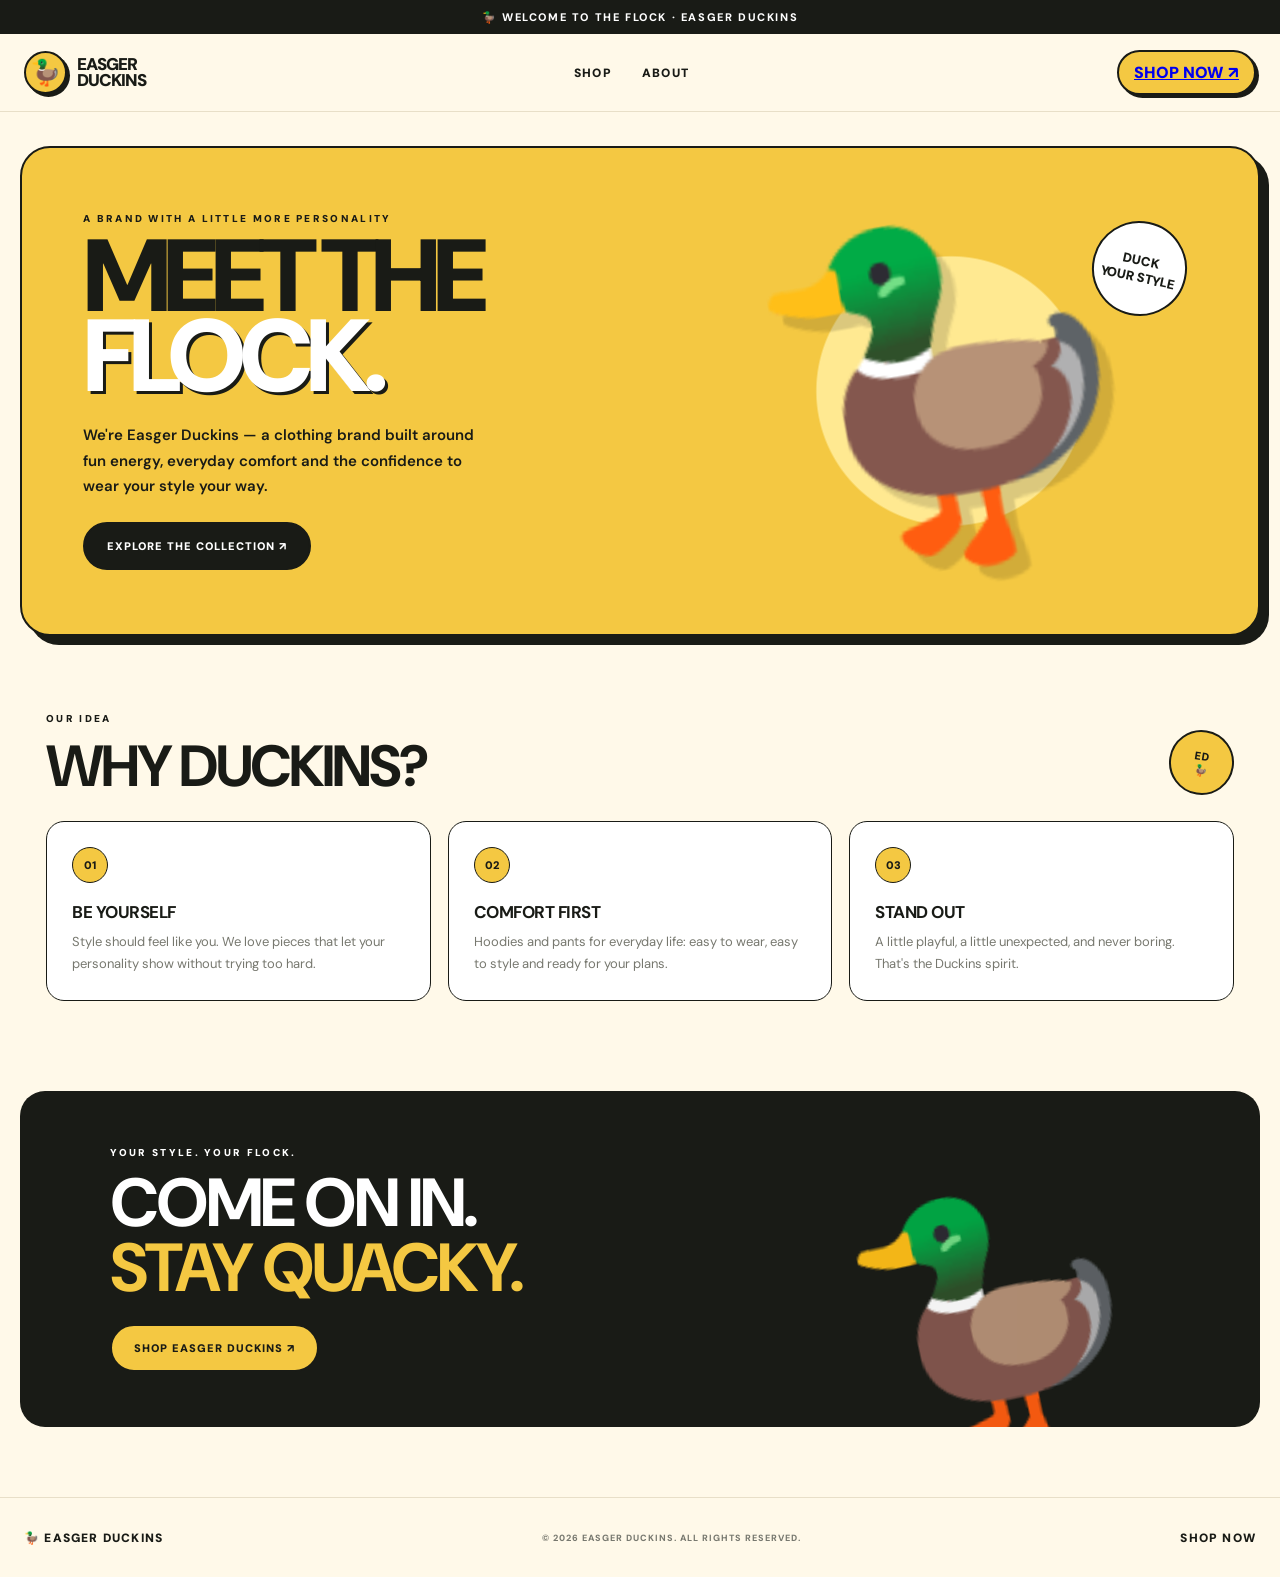
<file: about.html>
<!DOCTYPE html>
<html lang="en">
<head>
  <meta charset="UTF-8">
  <meta name="viewport" content="width=device-width, initial-scale=1.0">
  <meta name="theme-color" content="#f4c842">
  <title>About Us | Easger Duckins</title>
  <link rel="stylesheet" href="style.css">
</head>
<body>
  <div class="announcement">🦆 WELCOME TO THE FLOCK · EASGER DUCKINS</div>
  <header class="site-header">
    <a class="brand" href="index.html"><span class="brand-duck">🦆</span><span class="brand-name">EASGER<br>DUCKINS</span></a>
    <nav class="main-nav"><a href="index.html#shop">SHOP</a><a href="about.html">ABOUT</a></nav>
    <a class="cart-button" href="index.html#shop">SHOP NOW ↗</a>
  </header>

  <main>
    <section class="hero about-hero">
      <div class="hero-content">
        <p class="eyebrow">A BRAND WITH A LITTLE MORE PERSONALITY</p>
        <h1>MEET THE<br><span>FLOCK.</span></h1>
        <p class="hero-description">We're Easger Duckins — a clothing brand built around fun energy, everyday comfort and the confidence to wear your style your way.</p>
        <a class="button button-dark" href="index.html#shop">EXPLORE THE COLLECTION ↗</a>
      </div>
      <div class="hero-visual"><span class="hero-duck">🦆</span><span class="hero-sticker">DUCK<br>YOUR STYLE</span></div>
    </section>

    <section class="shop-section story-section">
      <div class="section-heading"><div><p class="eyebrow">OUR IDEA</p><h2>WHY DUCKINS?</h2></div><span class="duck-stamp">ED<br>🦆</span></div>
      <div class="story-grid">
        <article class="story-card"><span>01</span><h3>BE YOURSELF</h3><p>Style should feel like you. We love pieces that let your personality show without trying too hard.</p></article>
        <article class="story-card"><span>02</span><h3>COMFORT FIRST</h3><p>Hoodies and pants for everyday life: easy to wear, easy to style and ready for your plans.</p></article>
        <article class="story-card"><span>03</span><h3>STAND OUT</h3><p>A little playful, a little unexpected, and never boring. That's the Duckins spirit.</p></article>
      </div>
    </section>

    <section class="big-message about-message">
      <p class="eyebrow">YOUR STYLE. YOUR FLOCK.</p>
      <h2>COME ON IN.<br><span>STAY QUACKY.</span></h2>
      <a href="index.html#shop" class="button button-yellow">SHOP EASGER DUCKINS ↗</a>
      <div class="message-duck">🦆</div>
    </section>
  </main>

  <footer class="site-footer"><a class="footer-brand" href="index.html">🦆 EASGER DUCKINS</a><span>© 2026 EASGER DUCKINS. ALL RIGHTS RESERVED.</span><a href="index.html#shop">SHOP NOW</a></footer>
</body>
</html>
</file>
<file: style.css>
@import url('https://fonts.googleapis.com/css2?family=DM+Sans:wght@400;500;600;700;800;900&display=swap');

:root {
  --yellow: #f4c842;
  --yellow-light: #ffe991;
  --ink: #191b16;
  --cream: #fff9e9;
  --orange: #ee7838;
  --muted: #77786f;
  --line: #e8dfc8;
  --white: #fff;
}
* { box-sizing: border-box; }
html { scroll-behavior: smooth; }
body { margin: 0; background: var(--cream); color: var(--ink); font-family: 'DM Sans', Arial, sans-serif; }
button, input, textarea, select { font: inherit; }
button, a { -webkit-tap-highlight-color: transparent; }
button { cursor: pointer; }
.announcement { background: var(--ink); color: white; text-align: center; padding: 10px 12px; font-size: 11px; font-weight: 800; letter-spacing: 1.6px; }
.site-header { height: 78px; padding: 0 max(24px, calc((100% - 1240px)/2)); display: flex; align-items: center; justify-content: space-between; gap: 20px; position: sticky; top: 0; z-index: 10; background: rgba(255,249,233,.95); border-bottom: 1px solid var(--line); backdrop-filter: blur(12px); }
.brand { display: flex; align-items: center; gap: 10px; text-decoration: none; color: var(--ink); }
.brand-duck { width: 43px; height: 43px; border-radius: 50%; display: grid; place-items: center; background: var(--yellow); border: 2px solid var(--ink); font-size: 25px; box-shadow: 3px 3px 0 var(--ink); }
.brand-name { font-size: 17px; font-weight: 1000; letter-spacing: -1px; line-height: .9; }
.main-nav { display: flex; gap: 30px; }
.main-nav a, .site-footer a { text-decoration: none; color: var(--ink); font-size: 12px; font-weight: 900; letter-spacing: 1.2px; }
.main-nav a:hover, .site-footer a:hover { color: var(--orange); }
.cart-button { display: flex; align-items: center; gap: 10px; padding: 10px 15px; border: 2px solid var(--ink); border-radius: 99px; background: var(--yellow); font-weight: 900; box-shadow: 3px 3px 0 var(--ink); }
.cart-count { display: grid; place-items: center; min-width: 23px; height: 23px; border-radius: 50%; background: var(--ink); color: white; font-size: 11px; }
.hero { max-width: 1240px; min-height: 490px; margin: 34px auto 76px; padding: 0 26px; display: grid; grid-template-columns: 1.05fr .95fr; background: var(--yellow); border: 2px solid var(--ink); border-radius: 30px; overflow: hidden; box-shadow: 9px 9px 0 var(--ink); position: relative; }
.hero-content { align-self: center; padding: 54px 35px; z-index: 1; }
.eyebrow { margin: 0 0 12px; font-size: 10px; font-weight: 900; letter-spacing: 2.3px; }
.hero h1 { margin: 0; font-size: clamp(64px, 8vw, 105px); line-height: .78; letter-spacing: -8px; font-weight: 1000; }
.hero h1 span { color: white; text-shadow: 3px 3px 0 var(--ink); }
.hero-description { max-width: 410px; margin: 26px 0 22px; font-size: 15px; line-height: 1.7; font-weight: 600; }
.button { display: inline-flex; align-items: center; justify-content: center; min-height: 48px; padding: 0 22px; border: 2px solid var(--ink); border-radius: 99px; text-decoration: none; font-size: 11px; font-weight: 900; letter-spacing: 1px; transition: transform .2s; }
.button:hover { transform: translateY(-3px); }
.button-dark { color: white; background: var(--ink); }
.hero-visual { min-height: 420px; display: grid; place-items: center; position: relative; background: radial-gradient(circle, var(--yellow-light) 0 36%, transparent 36.5%); }
.hero-duck { font-size: clamp(190px, 27vw, 315px); filter: drop-shadow(12px 16px 0 rgba(0,0,0,.14)); transform: rotate(-10deg); }
.hero-sticker { position: absolute; top: 15%; right: 8%; width: 95px; height: 95px; display: grid; place-content: center; border: 2px solid var(--ink); border-radius: 50%; background: white; text-align: center; font-size: 13px; font-weight: 1000; transform: rotate(12deg); z-index: 1; }
.hero-star { position: absolute; font-size: 48px; }
.star-one { left: 12%; top: 19%; }.star-two { right: 14%; bottom: 15%; }
.shop-section { max-width: 1240px; margin: auto; padding: 0 26px 90px; }
.section-heading { display: flex; align-items: end; justify-content: space-between; margin-bottom: 26px; }
.section-heading h2 { margin: 0; font-size: clamp(38px, 5vw, 58px); letter-spacing: -3px; line-height: 1; }
.muted { color: var(--muted); font-size: 13px; }
.duck-stamp { display: grid; place-content: center; width: 65px; height: 65px; border: 2px solid var(--ink); border-radius: 50%; background: var(--yellow); text-align: center; font-size: 11px; font-weight: 1000; transform: rotate(9deg); }
.category-tabs { display: flex; flex-wrap: wrap; gap: 9px; margin-bottom: 25px; }
.category-tab { padding: 11px 21px; border: 1.5px solid var(--ink); border-radius: 99px; background: transparent; font-size: 11px; font-weight: 900; letter-spacing: 1px; }
.category-tab.active, .category-tab:hover { background: var(--ink); color: white; }
.product-grid { display: grid; grid-template-columns: repeat(4, minmax(0, 1fr)); gap: 19px; }
.product-card { min-width: 0; overflow: hidden; border: 1.5px solid var(--ink); border-radius: 19px; background: white; transition: transform .2s, box-shadow .2s; }
.product-card:hover { transform: translateY(-5px); box-shadow: 5px 6px 0 var(--ink); }
.product-art { height: 220px; display: grid; place-items: center; position: relative; overflow: hidden; background: var(--art, var(--yellow-light)); }
.product-art::before { content: ''; position: absolute; width: 160px; height: 160px; border: 2px dashed rgba(25,27,22,.23); border-radius: 50%; }
.product-emoji { z-index: 1; font-size: 105px; filter: drop-shadow(5px 8px 0 rgba(0,0,0,.12)); }
.product-tag { position: absolute; top: 12px; left: 12px; z-index: 2; padding: 7px 10px; border-radius: 99px; background: var(--orange); color: white; font-size: 9px; font-weight: 1000; letter-spacing: .8px; }
.product-info { padding: 15px; }
.product-info h3 { min-height: 38px; margin: 0 0 5px; font-size: 15px; }
.product-category { margin-bottom: 10px; color: var(--muted); font-size: 10px; font-weight: 800; letter-spacing: 1px; }
.product-price { font-size: 17px; font-weight: 1000; }
.old-price { margin-left: 7px; color: #999; font-size: 12px; text-decoration: line-through; }
.add-button { width: 100%; margin-top: 13px; padding: 11px; border: 1.5px solid var(--ink); border-radius: 10px; background: var(--yellow); font-size: 10px; font-weight: 1000; letter-spacing: .8px; }
.add-button:hover { background: var(--ink); color: white; }
.big-message { max-width: 1240px; min-height: 300px; margin: 0 auto 70px; padding: 55px 7%; overflow: hidden; position: relative; border-radius: 25px; background: var(--ink); color: white; }
.big-message h2 { margin: 0 0 24px; font-size: clamp(38px, 6vw, 68px); line-height: .95; letter-spacing: -3px; }
.big-message h2 span { color: var(--yellow); }
.button-yellow { color: var(--ink); background: var(--yellow); }
.message-duck { position: absolute; right: 9%; bottom: -50px; font-size: 240px; transform: rotate(-12deg); opacity: .95; }
.site-footer { min-height: 80px; padding: 22px max(24px, calc((100% - 1240px)/2)); display: flex; align-items: center; justify-content: space-between; gap: 18px; border-top: 1px solid var(--line); color: var(--muted); font-size: 9px; font-weight: 800; letter-spacing: 1px; }
.footer-brand { color: var(--ink) !important; font-size: 12px !important; }
.drawer-backdrop { position: fixed; inset: 0; z-index: 19; background: rgba(0,0,0,.48); opacity: 0; pointer-events: none; transition: opacity .25s; }
.drawer-backdrop.visible { opacity: 1; pointer-events: auto; }
.cart-drawer { position: fixed; z-index: 20; top: 0; right: 0; width: min(490px, 100%); height: 100dvh; display: flex; flex-direction: column; background: var(--cream); box-shadow: -8px 0 35px rgba(0,0,0,.16); transform: translateX(105%); transition: transform .28s ease; }
.cart-drawer.open { transform: translateX(0); }
.drawer-header { display: flex; align-items: center; justify-content: space-between; padding: 21px 22px; border-bottom: 1px solid var(--line); }
.drawer-header .eyebrow { margin-bottom: 4px; }.drawer-header h2 { margin: 0; font-size: 22px; letter-spacing: -1px; }
.close-cart { width: 38px; height: 38px; border: 1px solid var(--ink); border-radius: 50%; background: transparent; font-size: 25px; }
.cart-items { flex: 1; overflow: auto; padding: 8px 22px; }
.empty-cart { padding: 45px 10px; text-align: center; color: var(--muted); font-size: 13px; line-height: 1.7; }.empty-cart span { font-size: 55px; }
.cart-line { display: grid; grid-template-columns: 1fr auto; gap: 8px; padding: 16px 0; border-bottom: 1px solid var(--line); }
.cart-line h3 { margin: 0 0 5px; font-size: 14px; }.cart-line-price { font-size: 12px; font-weight: 900; }
.cart-line-controls { display: flex; flex-wrap: wrap; gap: 7px; margin-top: 10px; }
.cart-line select { min-width: 105px; max-width: 145px; padding: 8px 7px; border: 1px solid var(--line); border-radius: 8px; background: white; font-size: 11px; }
.remove-item { align-self: start; border: 0; background: none; color: #bd4c30; font-size: 11px; font-weight: 900; }
.checkout-area { max-height: 57%; overflow: auto; padding: 16px 22px 22px; border-top: 1px solid var(--line); }
.subtotal { display: flex; justify-content: space-between; margin-bottom: 15px; font-size: 13px; font-weight: 900; }.subtotal strong { font-size: 19px; }
.form-title { margin: 0 0 11px; font-size: 11px; font-weight: 1000; letter-spacing: 1.3px; }
#order-form label { display: block; margin: 9px 0 5px; font-size: 10px; font-weight: 900; }
#order-form input:not([type=hidden]), #order-form textarea { width: 100%; padding: 11px 12px; border: 1px solid var(--line); border-radius: 9px; background: white; outline: none; font-size: 12px; }
#order-form input:focus, #order-form textarea:focus { border-color: var(--ink); }
#order-form textarea { min-height: 62px; resize: vertical; }
.submit-order { width: 100%; margin-top: 13px; padding: 14px; border: 0; border-radius: 10px; background: var(--ink); color: white; font-size: 11px; font-weight: 1000; letter-spacing: 1px; }
.submit-order:disabled { opacity: .6; cursor: wait; }
.form-note, .form-status { color: var(--muted); font-size: 10px; line-height: 1.5; }.form-status { font-weight: 800; }
.toast { position: fixed; z-index: 30; bottom: 20px; left: 50%; max-width: calc(100% - 30px); padding: 12px 18px; border-radius: 99px; background: var(--ink); color: white; font-size: 12px; font-weight: 800; opacity: 0; pointer-events: none; transform: translate(-50%, 15px); transition: .2s; }.toast.show { opacity: 1; transform: translate(-50%, 0); }

@media (max-width: 900px) { .hero { margin-left: 20px; margin-right: 20px; }.product-grid { grid-template-columns: repeat(2, minmax(0, 1fr)); }.message-duck { right: 1%; opacity: .35; } }
@media (max-width: 600px) {
  .announcement { font-size: 9px; letter-spacing: .8px; }.site-header { height: 68px; padding: 0 15px; }.brand-duck { width: 37px; height: 37px; font-size: 21px; }.brand-name { font-size: 14px; }.main-nav { display: none; }.cart-button { padding: 8px 11px; font-size: 11px; }
  .hero { display: flex; flex-direction: column; margin: 20px 14px 58px; padding: 0; min-height: auto; border-radius: 22px; }.hero-content { padding: 34px 24px 5px; }.hero h1 { font-size: 69px; letter-spacing: -5px; }.hero-description { margin: 19px 0; font-size: 13px; }.hero-visual { min-height: 220px; }.hero-duck { font-size: 190px; }.hero-sticker { width: 75px; height: 75px; font-size: 11px; }.hero-star { font-size: 30px; }
  .shop-section { padding: 0 14px 60px; }.section-heading h2 { font-size: 42px; }.muted { font-size: 11px; }.duck-stamp { width: 53px; height: 53px; }.category-tabs { gap: 6px; }.category-tab { padding: 10px 14px; font-size: 10px; }.product-grid { gap: 11px; }.product-art { height: 155px; }.product-emoji { font-size: 78px; }.product-art::before { width: 120px; height: 120px; }.product-info { padding: 11px; }.product-info h3 { min-height: 34px; font-size: 12px; }.product-price { font-size: 14px; }.add-button { padding: 10px 5px; font-size: 9px; }
  .big-message { margin: 0 14px 45px; min-height: 270px; padding: 40px 25px; }.big-message h2 { font-size: 43px; }.message-duck { right: -25px; bottom: -50px; font-size: 180px; opacity: .25; }.site-footer { padding: 20px 15px; flex-wrap: wrap; font-size: 8px; }
  .checkout-area { max-height: 62%; }
}

/* About page */
.about-hero { margin-top: 34px; }
.story-grid { display: grid; grid-template-columns: repeat(3, 1fr); gap: 17px; }
.story-card { padding: 25px; border: 1.5px solid var(--ink); border-radius: 18px; background: white; }
.story-card > span { display: inline-grid; place-items: center; width: 36px; height: 36px; border-radius: 50%; background: var(--yellow); border: 1.5px solid var(--ink); font-size: 11px; font-weight: 1000; }
.story-card h3 { margin: 18px 0 8px; font-size: 17px; letter-spacing: -.5px; }
.story-card p { margin: 0; color: var(--muted); font-size: 13px; line-height: 1.7; }
.about-message { margin-top: 0; }
@media (max-width: 600px) { .story-grid { grid-template-columns: 1fr; gap: 11px; }.story-card { padding: 20px; } }

/* Product photo for Classic Duck Hoodie */
.product-photo { width: 100%; height: 100%; object-fit: cover; position: absolute; inset: 0; z-index: 0; }
.product-art:has(.product-photo)::before { display: none; }
</file>
